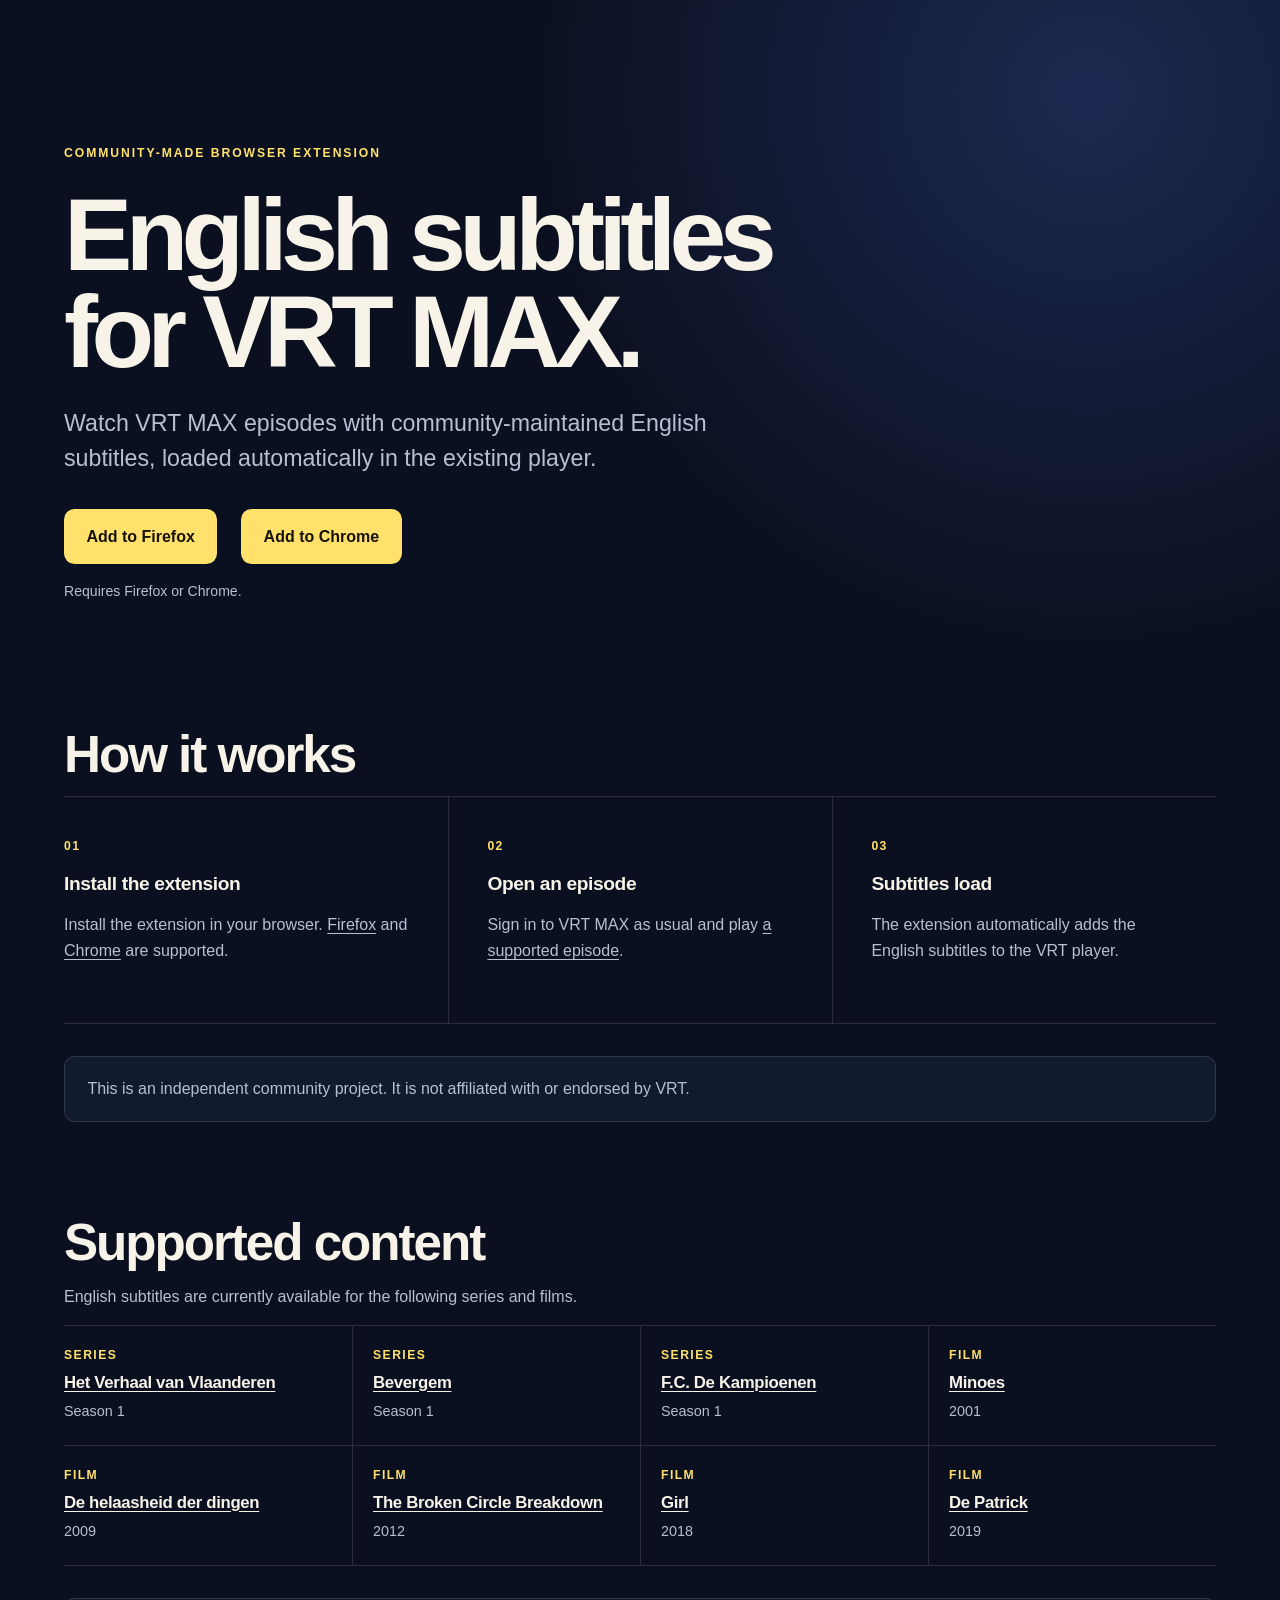
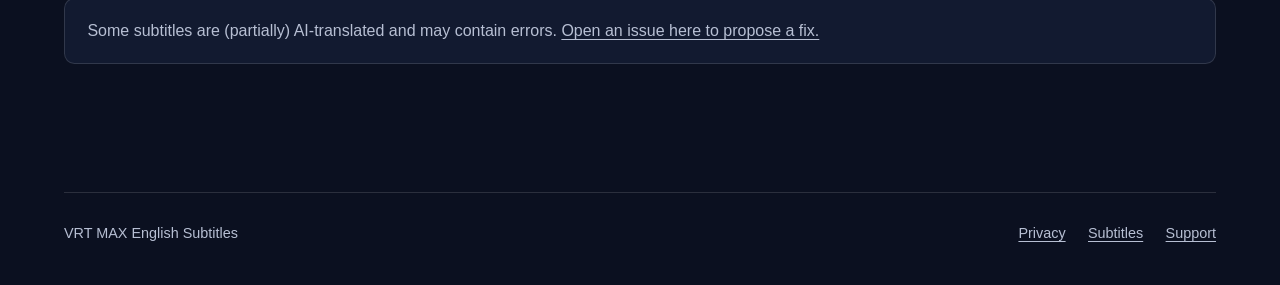
<file: index.html>
<!doctype html>
<html lang="en">
  <head>
    <meta charset="utf-8">
    <meta name="viewport" content="width=device-width, initial-scale=1">
    <meta
      name="description"
      content="Community-maintained English subtitles for VRT MAX."
    >
    <title>VRT MAX English Subtitles</title>
    <link rel="stylesheet" href="/styles.css">
  </head>
  <body>
    <main>
      <section class="hero" aria-labelledby="page-title">
        <p class="eyebrow">Community-made browser extension</p>
        <h1 id="page-title">English subtitles for VRT MAX.</h1>
        <p class="lede">
          Watch VRT MAX episodes with community-maintained English
          subtitles, loaded automatically in the existing player.
        </p>
        <div class="actions">
          <a
            class="button"
            data-browser="firefox"
            href="/firefox/vrtmax-english-subtitles.xpi"
            type="application/x-xpinstall"
          >
            Add to Firefox
          </a>
          <a
            class="button"
            data-browser="chrome"
            href="https://chromewebstore.google.com/detail/jocpmikbplnofjchcneaoggklegjaeif"
          >
            Add to Chrome
          </a>
        </div>
        <p class="requirement">
          Requires Firefox or Chrome.
        </p>
      </section>

      <section class="how-it-works" aria-labelledby="how-it-works-title">
        <h2 class="section-title" id="how-it-works-title">How it works</h2>
        <div class="details">
          <article>
            <p class="number" aria-hidden="true">01</p>
            <h2>Install the extension</h2>
            <p>
              Install the extension in your browser. <a href="/firefox/vrtmax-english-subtitles.xpi">Firefox</a> and <a href="https://chromewebstore.google.com/detail/jocpmikbplnofjchcneaoggklegjaeif">Chrome</a> are supported.
            </p>
          </article>
          <article>
            <p class="number" aria-hidden="true">02</p>
            <h2>Open an episode</h2>
            <p>
              Sign in to VRT MAX as usual and play <a href="https://www.vrt.be/vrtmax/a-z/fc-de-kampioenen/1/f-c--de-kampioenen-s1a1/">a supported episode</a>.
            </p>
          </article>
          <article>
            <p class="number" aria-hidden="true">03</p>
            <h2>Subtitles load</h2>
            <p>
              The extension automatically adds the English subtitles to the VRT player.
            </p>
          </article>
        </div>
      </section>

      <aside class="notice">
        <p>
          This is an independent community project. It is not affiliated with
          or endorsed by VRT.
        </p>
      </aside>

      <section class="supported-content" aria-labelledby="supported-content-title">
        <h2 class="section-title" id="supported-content-title">
          Supported content
        </h2>
        <p class="supported-intro">
          English subtitles are currently available for the following series
          and films.
        </p>
        <div class="supported-grid">
          <article>
            <p class="content-type">Series</p>
            <h3>
              <a href="https://www.vrt.be/vrtmax/a-z/het-verhaal-van-vlaanderen/">
                Het Verhaal van Vlaanderen
              </a>
            </h3>
            <p class="content-meta">Season 1</p>
          </article>
          <article>
            <p class="content-type">Series</p>
            <h3>
              <a href="https://www.vrt.be/vrtmax/a-z/bevergem/">
                Bevergem
              </a>
            </h3>
            <p class="content-meta">Season 1</p>
          </article>
          <article>
            <p class="content-type">Series</p>
            <h3>
              <a href="https://www.vrt.be/vrtmax/a-z/fc-de-kampioenen/">
                F.C. De Kampioenen
              </a>
            </h3>
            <p class="content-meta">Season 1</p>
          </article>
          <article>
            <p class="content-type">Film</p>
            <h3>
              <a href="https://www.vrt.be/vrtmax/a-z/minoes/">Minoes</a>
            </h3>
            <p class="content-meta">2001</p>
          </article>
          <article>
            <p class="content-type">Film</p>
            <h3>
              <a href="https://www.vrt.be/vrtmax/a-z/de-helaasheid-der-dingen/">
                De helaasheid der dingen
              </a>
            </h3>
            <p class="content-meta">2009</p>
          </article>
          <article>
            <p class="content-type">Film</p>
            <h3>
              <a href="https://www.vrt.be/vrtmax/a-z/the-broken-circle-breakdown/">
                The Broken Circle Breakdown
              </a>
            </h3>
            <p class="content-meta">2012</p>
          </article>
          <article>
            <p class="content-type">Film</p>
            <h3>
              <a href="https://www.vrt.be/vrtmax/a-z/girl/">Girl</a>
            </h3>
            <p class="content-meta">2018</p>
          </article>
          <article>
            <p class="content-type">Film</p>
            <h3>
              <a href="https://www.vrt.be/vrtmax/a-z/de-patrick/">
                De Patrick
              </a>
            </h3>
            <p class="content-meta">2019</p>
          </article>
        </div>

      <aside class="notice">
        <p>
          Some subtitles are (partially) AI-translated and may contain errors.
          <a href="https://github.com/vrtmax-subs/subtitles/issues">Open an issue here to propose a fix.</a>
        </p>
      </aside>
      </section>

    </main>

    <footer>
      <p>VRT MAX English Subtitles</p>
      <nav aria-label="Project links">
        <a href="/privacy.html">Privacy</a>
        <a href="https://github.com/vrtmax-subs/subtitles">Subtitles</a>
        <a href="https://github.com/vrtmax-subs/vrtmax-subs.github.io//issues">Support</a>
      </nav>
    </footer>
    <script>
      const userAgent = navigator.userAgent;
      const browser = /\bFirefox\//.test(userAgent)
        ? "firefox"
        : /\b(?:Chrome|Chromium)\//.test(userAgent)
          ? "chrome"
          : null;

      if (browser) {
        document.querySelectorAll("[data-browser]").forEach((button) => {
          button.hidden = button.dataset.browser !== browser;
        });
      }
    </script>
  </body>
</html>
</file>
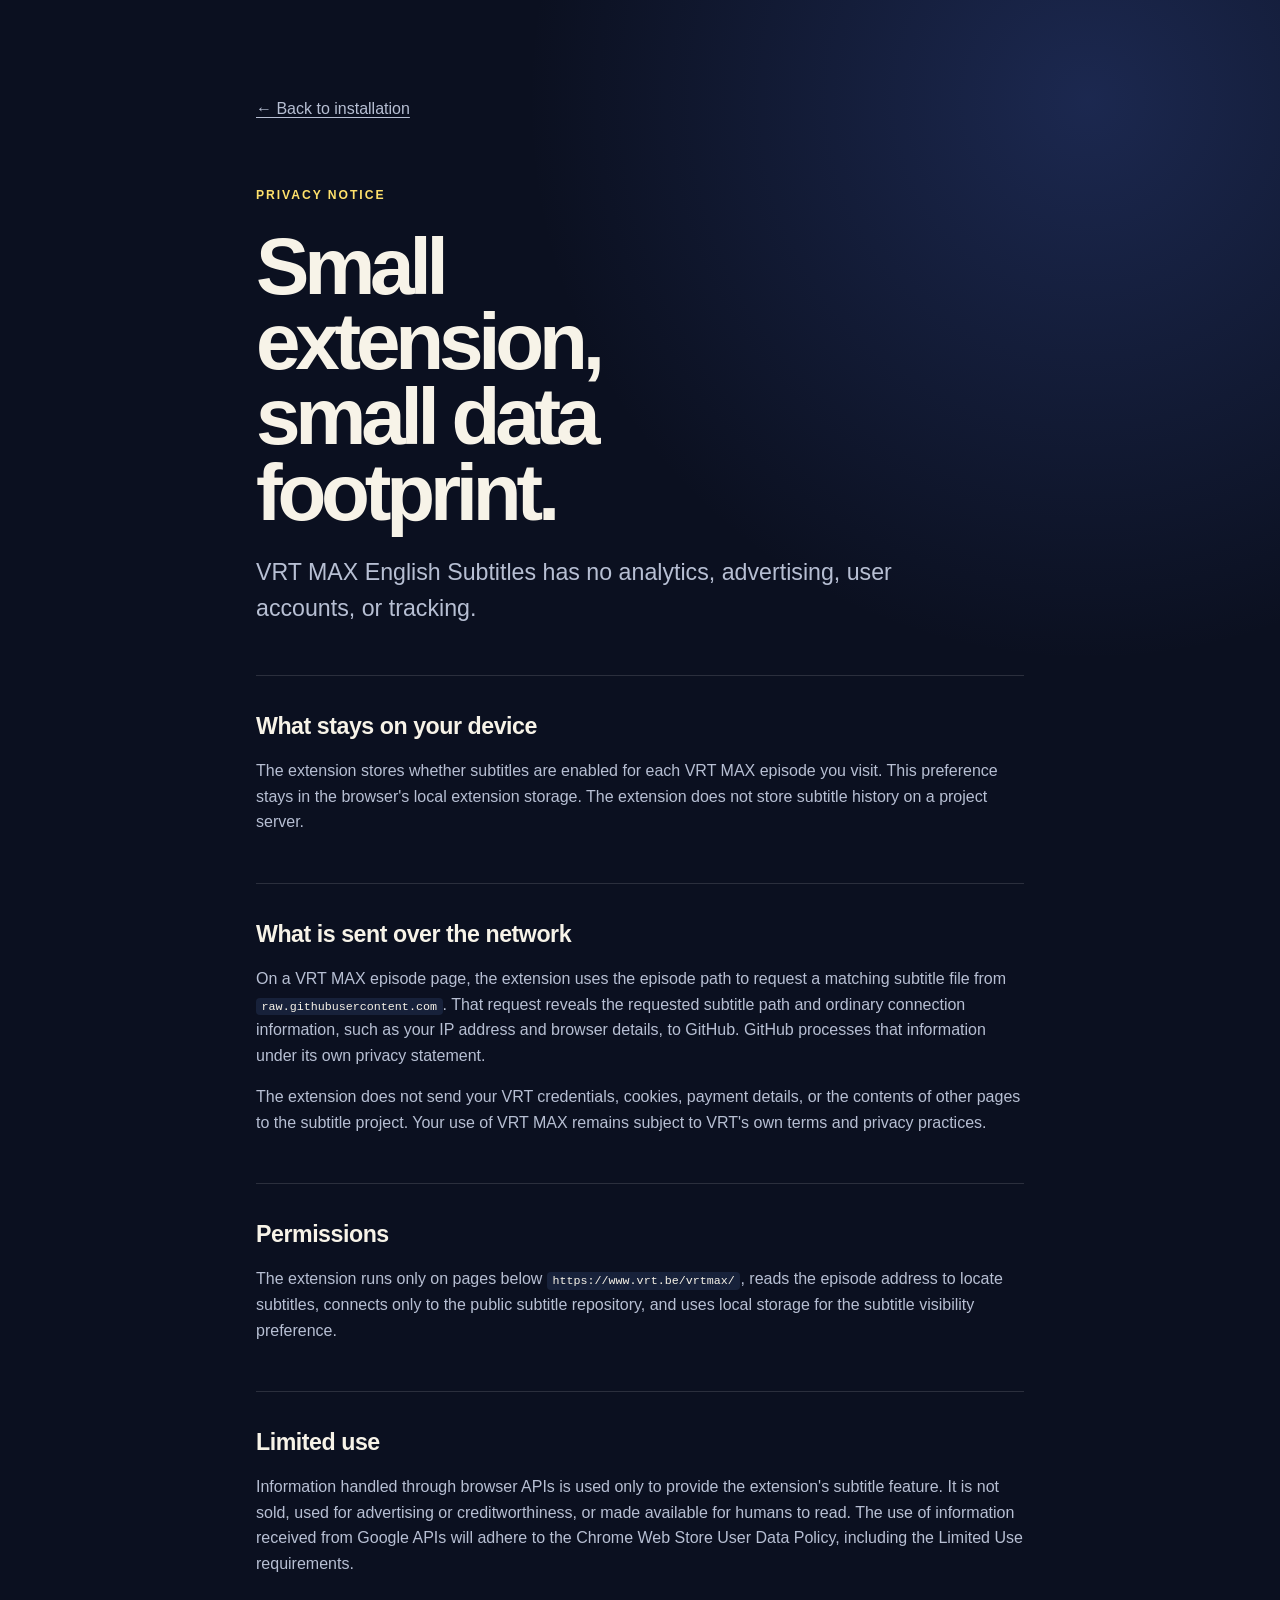
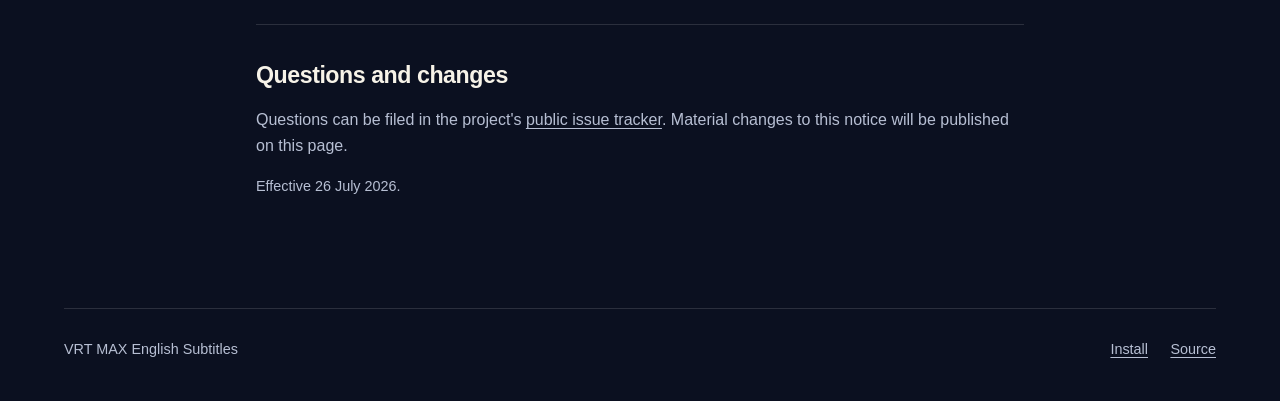
<file: privacy.html>
<!doctype html>
<html lang="en">
  <head>
    <meta charset="utf-8">
    <meta name="viewport" content="width=device-width, initial-scale=1">
    <meta name="description" content="Privacy notice for VRT MAX English Subtitles.">
    <title>Privacy · VRT MAX English Subtitles</title>
    <link rel="stylesheet" href="/styles.css">
  </head>
  <body>
    <main class="document">
      <a class="back-link" href="/">← Back to installation</a>
      <p class="eyebrow">Privacy notice</p>
      <h1>Small extension, small data footprint.</h1>
      <p class="lede">
        VRT MAX English Subtitles has no analytics, advertising, user accounts,
        or tracking.
      </p>

      <section>
        <h2>What stays on your device</h2>
        <p>
          The extension stores whether subtitles are enabled for each VRT MAX
          episode you visit. This preference stays in the browser's local
          extension storage. The extension does not store subtitle history on a
          project server.
        </p>
      </section>

      <section>
        <h2>What is sent over the network</h2>
        <p>
          On a VRT MAX episode page, the extension uses the episode path to
          request a matching subtitle file from
          <code>raw.githubusercontent.com</code>. That request reveals the
          requested subtitle path and ordinary connection information, such as
          your IP address and browser details, to GitHub. GitHub processes that
          information under its own privacy statement.
        </p>
        <p>
          The extension does not send your VRT credentials, cookies, payment
          details, or the contents of other pages to the subtitle project.
          Your use of VRT MAX remains subject to VRT's own terms and privacy
          practices.
        </p>
      </section>

      <section>
        <h2>Permissions</h2>
        <p>
          The extension runs only on pages below
          <code>https://www.vrt.be/vrtmax/</code>, reads the episode address to
          locate subtitles, connects only to the public subtitle repository,
          and uses local storage for the subtitle visibility preference.
        </p>
      </section>

      <section>
        <h2>Limited use</h2>
        <p>
          Information handled through browser APIs is used only to provide the
          extension's subtitle feature. It is not sold, used for advertising or
          creditworthiness, or made available for humans to read. The use of
          information received from Google APIs will adhere to the Chrome Web
          Store User Data Policy, including the Limited Use requirements.
        </p>
      </section>

      <section>
        <h2>Questions and changes</h2>
        <p>
          Questions can be filed in the project's
          <a href="https://github.com/vrtmax-subs/extension/issues">
            public issue tracker</a
          >. Material changes to this notice will be published on this page.
        </p>
        <p class="updated">Effective 26 July 2026.</p>
      </section>
    </main>

    <footer>
      <p>VRT MAX English Subtitles</p>
      <nav aria-label="Project links">
        <a href="/">Install</a>
        <a href="https://github.com/vrtmax-subs/extension">Source</a>
      </nav>
    </footer>
  </body>
</html>
</file>
<file: styles.css>
:root {
  color-scheme: dark;
  --background: #0b1020;
  --surface: #121a30;
  --surface-soft: #17213a;
  --text: #f7f3e8;
  --muted: #b7bfd3;
  --accent: #ffe16b;
  --accent-ink: #171309;
  --line: rgba(255, 255, 255, 0.13);
  --max-width: 72rem;
  font-family:
    Inter, ui-sans-serif, -apple-system, BlinkMacSystemFont, "Segoe UI",
    sans-serif;
  font-synthesis: none;
}

* {
  box-sizing: border-box;
}

[hidden] {
  display: none !important;
}

html {
  background: var(--background);
}

body {
  min-height: 100vh;
  margin: 0;
  color: var(--text);
  background:
    radial-gradient(circle at 85% 5%, rgba(66, 96, 190, 0.3), transparent 35rem),
    var(--background);
  line-height: 1.6;
}

a {
  color: inherit;
  text-underline-offset: 0.2em;
}

main,
footer {
  width: min(calc(100% - 2.5rem), var(--max-width));
  margin-inline: auto;
}

.hero {
  max-width: 58rem;
  padding: clamp(5rem, 12vw, 9rem) 0 clamp(4rem, 9vw, 7rem);
}

.eyebrow {
  margin: 0 0 1.5rem;
  color: var(--accent);
  font-size: 0.76rem;
  font-weight: 800;
  letter-spacing: 0.16em;
  text-transform: uppercase;
}

h1,
h2,
p {
  margin-top: 0;
}

h1 {
  max-width: 13ch;
  margin-bottom: 1.6rem;
  font-size: clamp(3rem, 8vw, 6.9rem);
  font-weight: 760;
  letter-spacing: -0.065em;
  line-height: 0.94;
}

.lede {
  max-width: 42rem;
  margin-bottom: 2rem;
  color: var(--muted);
  font-size: clamp(1.14rem, 2.3vw, 1.45rem);
  line-height: 1.55;
}

.actions {
  display: flex;
  flex-wrap: wrap;
  align-items: center;
  gap: 1.2rem 1.5rem;
}

.button {
  display: inline-flex;
  min-height: 3.4rem;
  align-items: center;
  justify-content: center;
  padding: 0.8rem 1.4rem;
  border-radius: 0.65rem;
  color: var(--accent-ink);
  background: var(--accent);
  font-weight: 800;
  text-decoration: none;
  transition:
    transform 160ms ease,
    box-shadow 160ms ease;
}

.button:hover {
  transform: translateY(-2px);
  box-shadow: 0 0.7rem 2rem rgba(255, 225, 107, 0.16);
}

.button:focus-visible,
a:focus-visible {
  outline: 3px solid #fff;
  outline-offset: 4px;
}

.text-link {
  font-weight: 700;
}

.requirement {
  margin: 1rem 0 0;
  color: var(--muted);
  font-size: 0.88rem;
}

.section-title {
  margin-bottom: 0rem;
  font-size: clamp(2rem, 4vw, 3.2rem);
  letter-spacing: -0.04em;
}

.details {
  display: grid;
  grid-template-columns: repeat(3, 1fr);
  border-top: 1px solid var(--line);
  border-bottom: 1px solid var(--line);
}

.details article {
  padding: 2.5rem clamp(1.2rem, 3vw, 2.4rem) 2.7rem;
}

.details article:first-child {
  padding-left: 0;
}

.details article + article {
  border-left: 1px solid var(--line);
}

.number {
  color: var(--accent);
  font-size: 0.76rem;
  font-weight: 800;
  letter-spacing: 0.12em;
}

h2 {
  margin-bottom: 0.8rem;
  font-size: 1.2rem;
  letter-spacing: -0.02em;
}

.details article > p:last-child,
.document section p {
  color: var(--muted);
}

.notice {
  margin: 2rem 0 5rem;
  padding: 1.2rem 1.4rem;
  border: 1px solid var(--line);
  border-radius: 0.65rem;
  background: var(--surface);
}

.notice p {
  margin: 0;
  color: var(--muted);
}

.supported-content {
  padding-bottom: 3rem;
}

.supported-intro {
  max-width: 42rem;
  margin-bottom: 1rem;
  color: var(--muted);
}

.supported-grid {
  display: grid;
  grid-template-columns: repeat(4, minmax(0, 1fr));
  border-top: 1px solid var(--line);
  border-bottom: 1px solid var(--line);
}

.supported-grid article {
  padding: 1.25rem clamp(0.75rem, 1.6vw, 1.25rem) 1.4rem;
}

.supported-grid article:first-child {
  padding-left: 0;
}

.supported-grid article + article {
  border-left: 1px solid var(--line);
}

.supported-grid article:nth-child(4n + 1) {
  padding-left: 0;
  border-left: 0;
}

.supported-grid article:nth-child(n + 5) {
  border-top: 1px solid var(--line);
}

.content-type {
  margin-bottom: 0.25rem;
  color: var(--accent);
  font-size: 0.76rem;
  font-weight: 800;
  letter-spacing: 0.12em;
  text-transform: uppercase;
}

.supported-grid h3 {
  margin: 0 0 0.2rem;
  font-size: 1.05rem;
  letter-spacing: -0.02em;
}

.content-meta {
  margin: 0;
  color: var(--muted);
  font-size: 0.9rem;
}

footer {
  display: flex;
  justify-content: space-between;
  gap: 1.5rem;
  padding: 1.8rem 0 2.5rem;
  border-top: 1px solid var(--line);
  color: var(--muted);
  font-size: 0.9rem;
}

footer p {
  margin: 0;
}

footer nav {
  display: flex;
  flex-wrap: wrap;
  gap: 1rem 1.4rem;
}

.document {
  max-width: 48rem;
  padding: clamp(3rem, 9vw, 6rem) 0;
}

.document h1 {
  max-width: 12ch;
  font-size: clamp(2.8rem, 7vw, 5rem);
}

.document section {
  margin-top: 3rem;
  padding-top: 2rem;
  border-top: 1px solid var(--line);
}

.document section h2 {
  font-size: 1.45rem;
}

.document code {
  padding: 0.12rem 0.35rem;
  border-radius: 0.25rem;
  background: var(--surface-soft);
  color: var(--text);
  font-size: 0.9em;
  overflow-wrap: anywhere;
}

.back-link {
  display: inline-block;
  margin-bottom: 4rem;
  color: var(--muted);
}

.updated {
  font-size: 0.9rem;
}

@media (min-width: 44.01rem) and (max-width: 56rem) {
  .supported-grid {
    grid-template-columns: repeat(2, minmax(0, 1fr));
  }

  .supported-grid article:nth-child(odd) {
    padding-left: 0;
    border-left: 0;
  }

  .supported-grid article:nth-child(even) {
    border-left: 1px solid var(--line);
  }

  .supported-grid article:nth-child(n + 3) {
    border-top: 1px solid var(--line);
  }
}

@media (max-width: 44rem) {
  main,
  footer {
    width: min(calc(100% - 1.5rem), var(--max-width));
  }

  .details {
    grid-template-columns: 1fr;
  }

  .supported-grid {
    grid-template-columns: 1fr;
  }

  .details article,
  .details article:first-child {
    padding: 2rem 0;
  }

  .supported-grid article,
  .supported-grid article:first-child {
    padding: 1.25rem 0;
  }

  .details article + article {
    border-top: 1px solid var(--line);
    border-left: 0;
  }

  .supported-grid article + article {
    border-top: 1px solid var(--line);
    border-left: 0;
  }

  footer {
    flex-direction: column;
  }
}

@media (prefers-reduced-motion: reduce) {
  .button {
    transition: none;
  }
}
</file>
